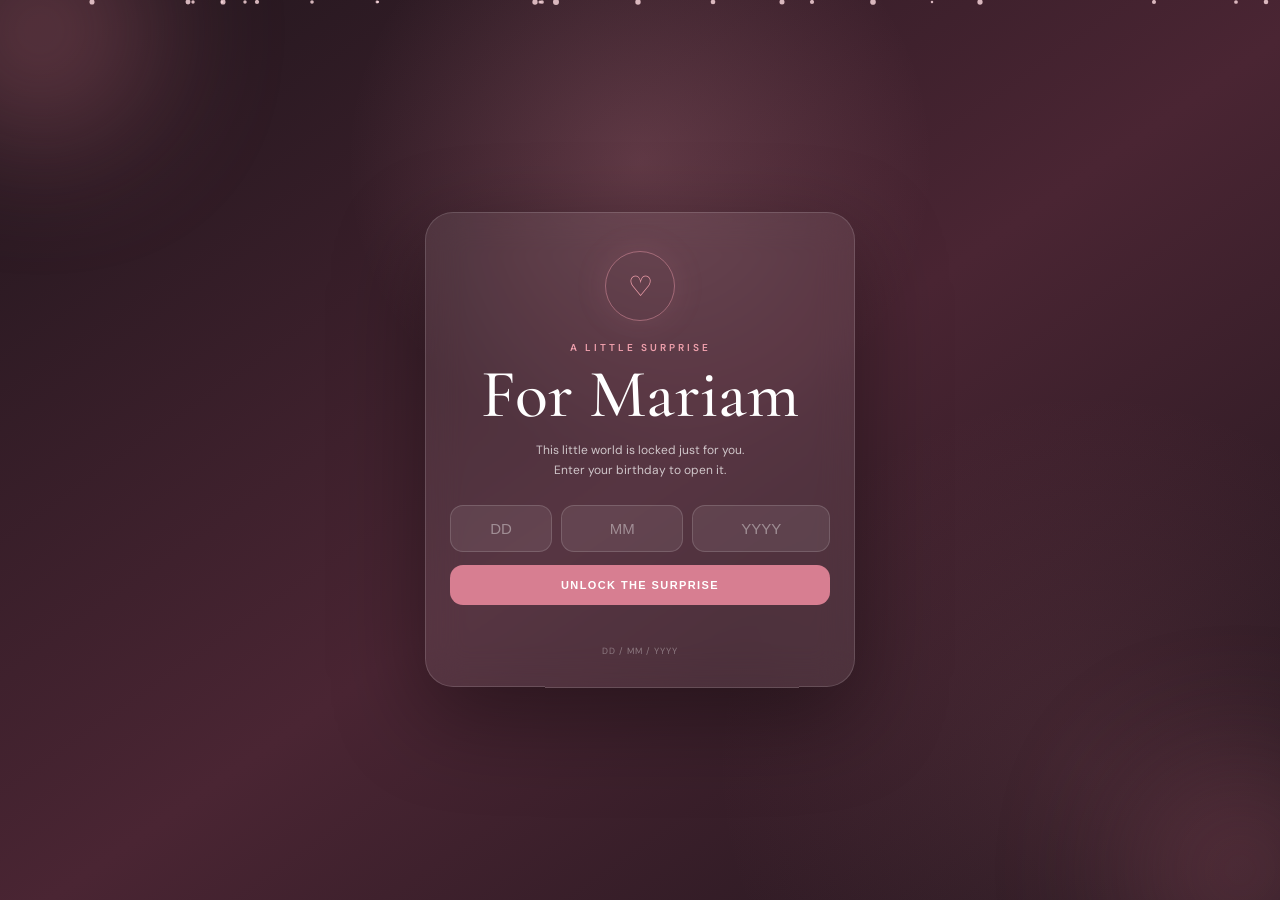
<file: index.html>
<!DOCTYPE html>
<html lang="en">
<head>
  <meta charset="UTF-8">
  <meta name="viewport" content="width=device-width, initial-scale=1.0, viewport-fit=cover">
  <meta name="theme-color" content="#241820">
  <title>A Little Surprise for Mariam</title>

  <link rel="preconnect" href="https://fonts.googleapis.com">
  <link rel="preconnect" href="https://fonts.gstatic.com" crossorigin>
  <link href="https://fonts.googleapis.com/css2?family=Cormorant+Garamond:wght@400;500;600;700&family=DM+Sans:wght@400;500;600&family=Great+Vibes&display=swap" rel="stylesheet">

  <style>
    * {
      box-sizing: border-box;
      margin: 0;
      padding: 0;
    }

    html, body {
      width: 100%;
      min-height: 100%;
    }

    body {
      min-height: 100svh;
      overflow: hidden;
      display: grid;
      place-items: center;
      padding: 22px;
      color: #fff;
      font-family: "DM Sans", sans-serif;
      background:
        radial-gradient(circle at 50% 18%, rgba(244, 160, 175, .20), transparent 30%),
        radial-gradient(circle at 85% 85%, rgba(205, 117, 135, .12), transparent 28%),
        linear-gradient(145deg, #21161d 0%, #4a2533 52%, #21161d 100%);
    }

    body::before,
    body::after {
      content: "";
      position: fixed;
      width: 220px;
      height: 220px;
      border-radius: 50%;
      filter: blur(70px);
      pointer-events: none;
      opacity: .35;
    }

    body::before {
      top: -80px;
      left: -70px;
      background: #d8788b;
    }

    body::after {
      right: -70px;
      bottom: -80px;
      background: #9e5265;
    }

    .sparkles {
      position: fixed;
      inset: 0;
      pointer-events: none;
      overflow: hidden;
    }

    .sparkle {
      position: absolute;
      width: 4px;
      height: 4px;
      border-radius: 50%;
      background: rgba(255, 220, 225, .8);
      animation: float 7s linear infinite;
    }

    @keyframes float {
      from {
        transform: translateY(105vh) scale(.5);
        opacity: 0;
      }
      15% { opacity: .8; }
      85% { opacity: .8; }
      to {
        transform: translateY(-10vh) scale(1.15);
        opacity: 0;
      }
    }

    .lock-card {
      position: relative;
      z-index: 2;
      width: min(100%, 430px);
      padding: 38px 24px 30px;
      text-align: center;
      border: 1px solid rgba(255,255,255,.14);
      border-radius: 28px;
      background: rgba(255,255,255,.075);
      box-shadow: 0 30px 90px rgba(0,0,0,.38);
      backdrop-filter: blur(18px);
      -webkit-backdrop-filter: blur(18px);
      animation: cardIn .8s ease both;
    }

    @keyframes cardIn {
      from {
        opacity: 0;
        transform: translateY(20px) scale(.98);
      }
      to {
        opacity: 1;
        transform: none;
      }
    }

    .symbol {
      width: 70px;
      height: 70px;
      margin: 0 auto 20px;
      display: grid;
      place-items: center;
      border-radius: 50%;
      border: 1px solid rgba(244, 160, 175, .45);
      color: #f3a1ad;
      font-size: 28px;
      box-shadow: 0 0 35px rgba(243, 161, 173, .10);
    }

    .mini {
      color: #f0a0ad;
      font-size: 10px;
      font-weight: 600;
      letter-spacing: 3px;
      text-transform: uppercase;
      margin-bottom: 9px;
    }

    h1 {
      font-family: "Cormorant Garamond", serif;
      font-size: clamp(48px, 14vw, 68px);
      line-height: .95;
      font-weight: 500;
      margin-bottom: 12px;
    }

    .subtitle {
      max-width: 320px;
      margin: 0 auto 24px;
      color: rgba(255,255,255,.72);
      font-size: 12px;
      line-height: 1.7;
    }

    .date-inputs {
      display: grid;
      grid-template-columns: 1fr 1.2fr 1.35fr;
      gap: 9px;
      margin-bottom: 13px;
    }

    .date-inputs input {
      width: 100%;
      min-width: 0;
      border: 1px solid rgba(255,255,255,.15);
      outline: none;
      border-radius: 13px;
      padding: 14px 7px;
      text-align: center;
      color: #fff;
      background: rgba(255,255,255,.08);
      font-size: 15px;
      transition: .2s ease;
    }

    .date-inputs input::placeholder {
      color: rgba(255,255,255,.40);
    }

    .date-inputs input:focus {
      border-color: #ed9aa8;
      box-shadow: 0 0 0 3px rgba(237,154,168,.10);
      background: rgba(255,255,255,.11);
    }

    .unlock {
      width: 100%;
      border: 0;
      border-radius: 13px;
      padding: 14px 18px;
      background: #d77e91;
      color: #fff;
      cursor: pointer;
      font-size: 11px;
      font-weight: 600;
      letter-spacing: 1.4px;
      text-transform: uppercase;
      transition: .2s ease;
    }

    .unlock:hover {
      background: #e594a4;
      transform: translateY(-1px);
    }

    .error {
      min-height: 18px;
      margin-top: 10px;
      color: #ffb3bd;
      font-size: 11px;
      opacity: 0;
      transition: .2s ease;
    }

    .error.show {
      opacity: 1;
    }

    .shake {
      animation: shake .4s ease;
    }

    @keyframes shake {
      0%, 100% { transform: translateX(0); }
      20% { transform: translateX(-7px); }
      40% { transform: translateX(7px); }
      60% { transform: translateX(-5px); }
      80% { transform: translateX(5px); }
    }

    .hint {
      margin-top: 12px;
      color: rgba(255,255,255,.35);
      font-size: 9px;
      letter-spacing: 1px;
    }

    @media (max-width: 390px) {
      .lock-card {
        padding: 32px 17px 25px;
      }

      .date-inputs {
        gap: 7px;
      }
    }
  </style>
</head>

<body>
  <div class="sparkles" aria-hidden="true"></div>

  <main class="lock-card" id="lockCard">
    <div class="symbol">♡</div>

    <p class="mini">A little surprise</p>
    <h1>For Mariam</h1>

    <p class="subtitle">
      This little world is locked just for you.<br>
      Enter your birthday to open it.
    </p>

    <div class="date-inputs">
      <input id="day" type="tel" inputmode="numeric" maxlength="2" placeholder="DD" aria-label="Day">
      <input id="month" type="tel" inputmode="numeric" maxlength="2" placeholder="MM" aria-label="Month">
      <input id="year" type="tel" inputmode="numeric" maxlength="4" placeholder="YYYY" aria-label="Year">
    </div>

    <button class="unlock" id="unlockBtn" type="button">
      Unlock the surprise
    </button>

    <p class="error" id="error">Not quite... try again ♡</p>
    <p class="hint">DD / MM / YYYY</p>
  </main>

  <script>
    const correct = {
      day: "03",
      month: "11",
      year: "2010"
    };

    const lockCard = document.getElementById("lockCard");
    const day = document.getElementById("day");
    const month = document.getElementById("month");
    const year = document.getElementById("year");
    const unlockBtn = document.getElementById("unlockBtn");
    const error = document.getElementById("error");

    function unlock() {
      const enteredDay = day.value.padStart(2, "0");
      const enteredMonth = month.value.padStart(2, "0");
      const enteredYear = year.value;

      if (
        enteredDay === correct.day &&
        enteredMonth === correct.month &&
        enteredYear === correct.year
      ) {
        // The main site must be named home.html.
        window.location.href = "home.html";
        return;
      }

      error.classList.add("show");
      lockCard.classList.remove("shake");
      void lockCard.offsetWidth;
      lockCard.classList.add("shake");
    }

    unlockBtn.addEventListener("click", unlock);

    [day, month, year].forEach((input, index, all) => {
      input.addEventListener("input", () => {
        input.value = input.value.replace(/\D/g, "");
        error.classList.remove("show");

        if (input.value.length >= input.maxLength && all[index + 1]) {
          all[index + 1].focus();
        }
      });

      input.addEventListener("keydown", event => {
        if (event.key === "Enter") {
          unlock();
        }
      });
    });

    const sparkles = document.querySelector(".sparkles");

    for (let i = 0; i < 24; i++) {
      const sparkle = document.createElement("span");
      sparkle.className = "sparkle";
      sparkle.style.left = Math.random() * 100 + "%";
      sparkle.style.animationDelay = Math.random() * 7 + "s";
      sparkle.style.animationDuration = 5 + Math.random() * 5 + "s";
      sparkle.style.transform = "scale(" + (.5 + Math.random()) + ")";
      sparkles.appendChild(sparkle);
    }
  </script>
</body>
</html>
</file>
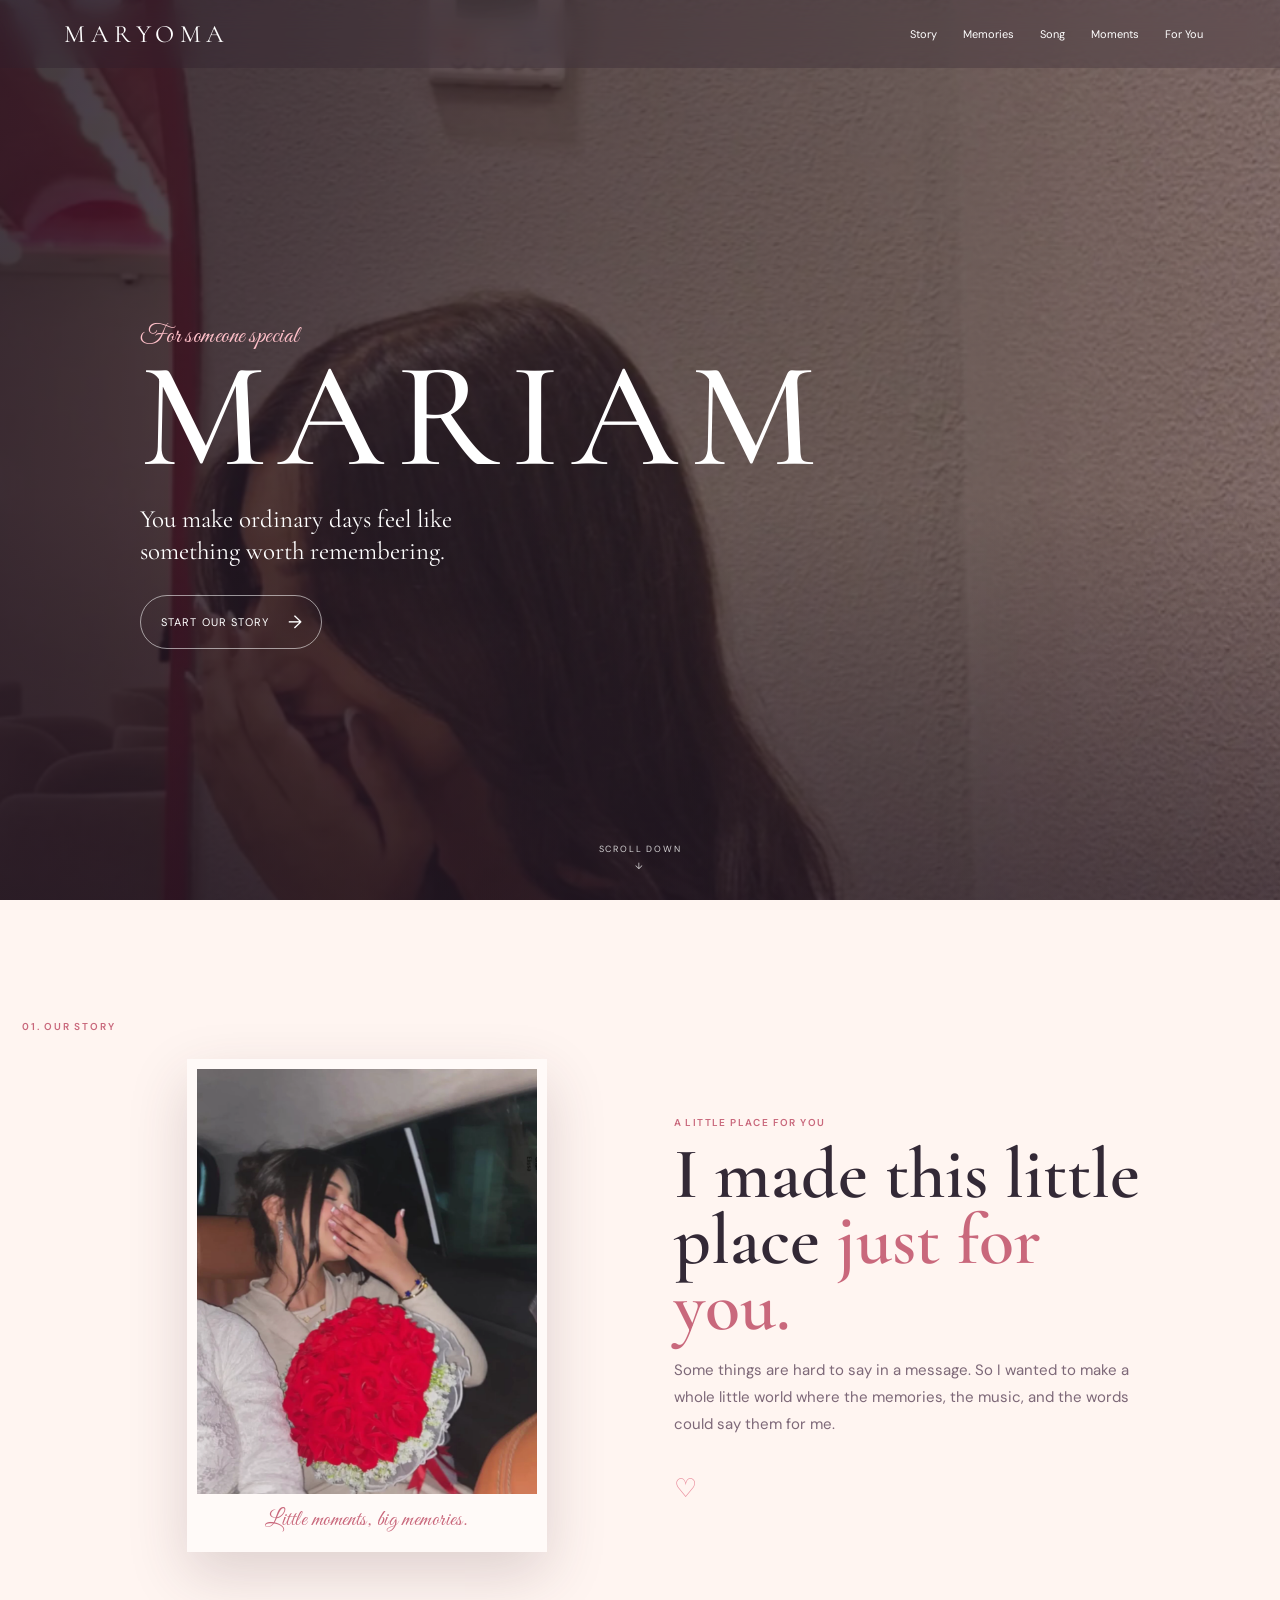
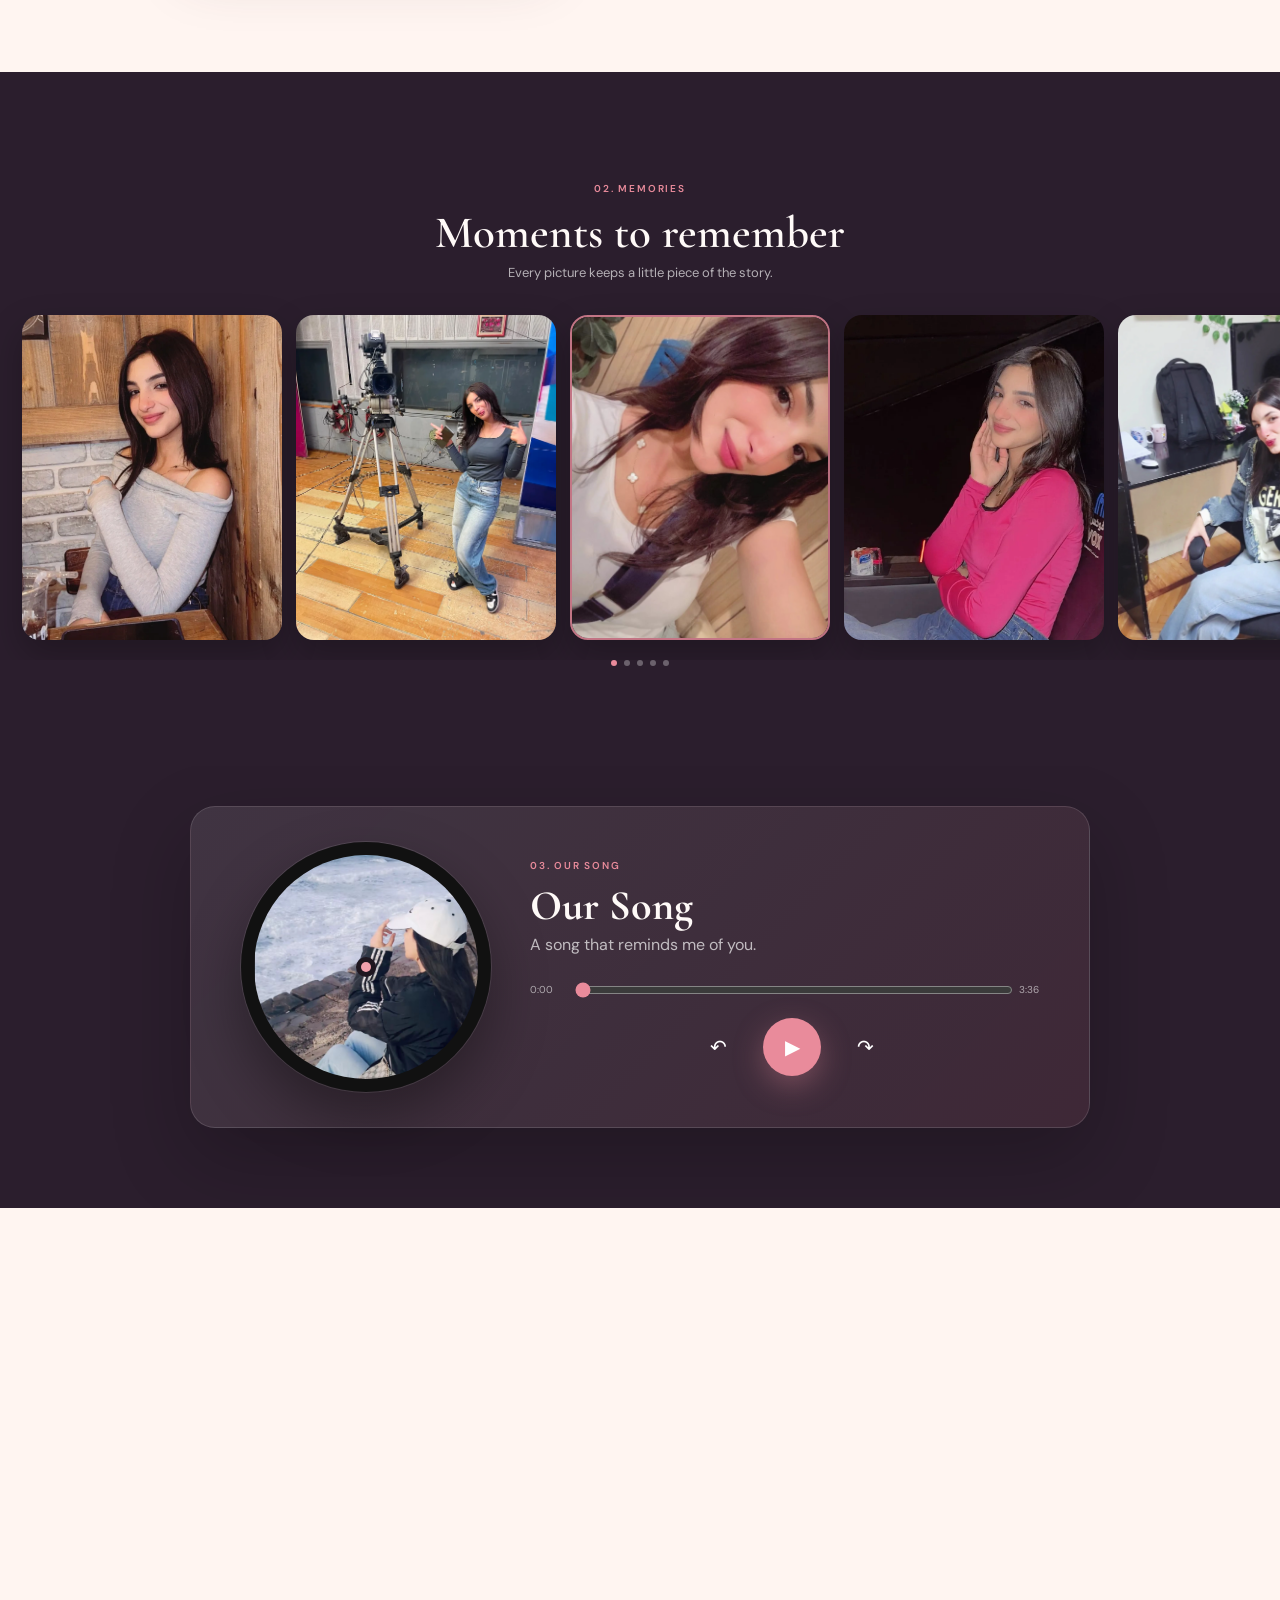
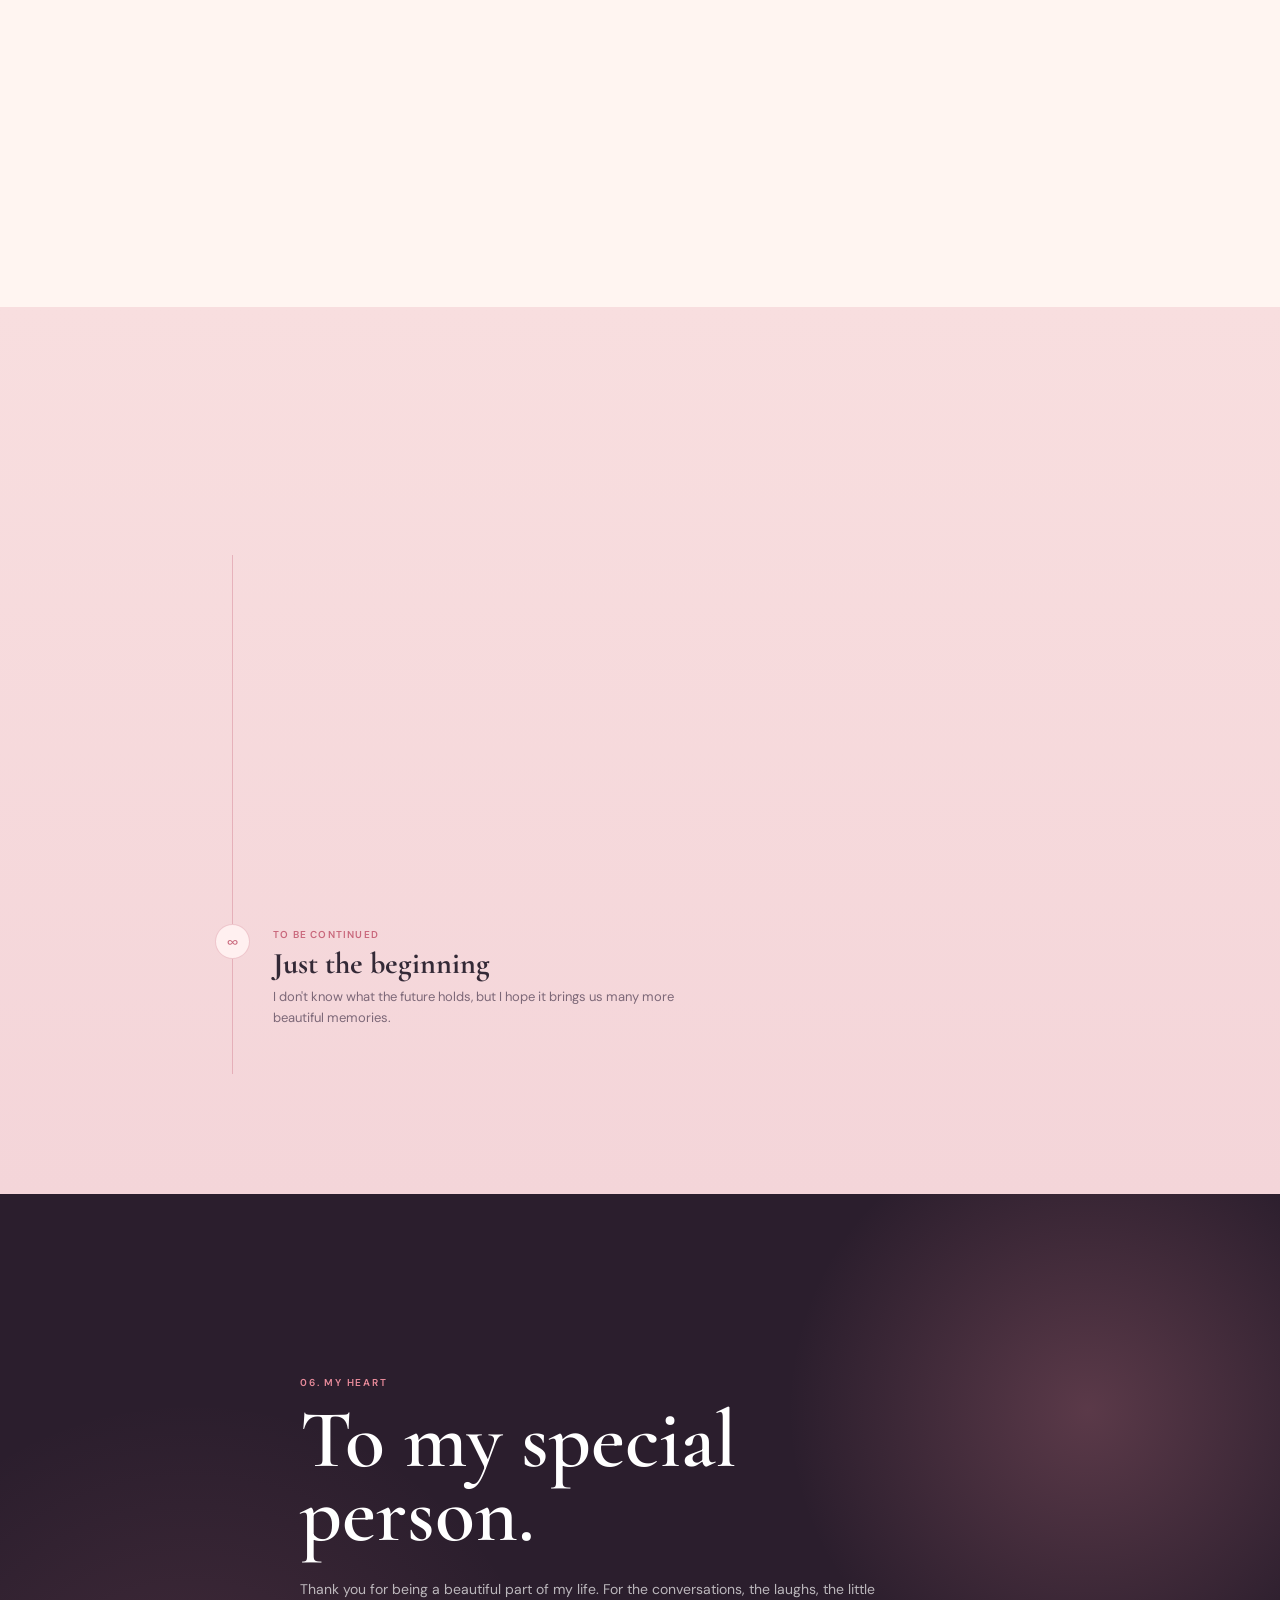
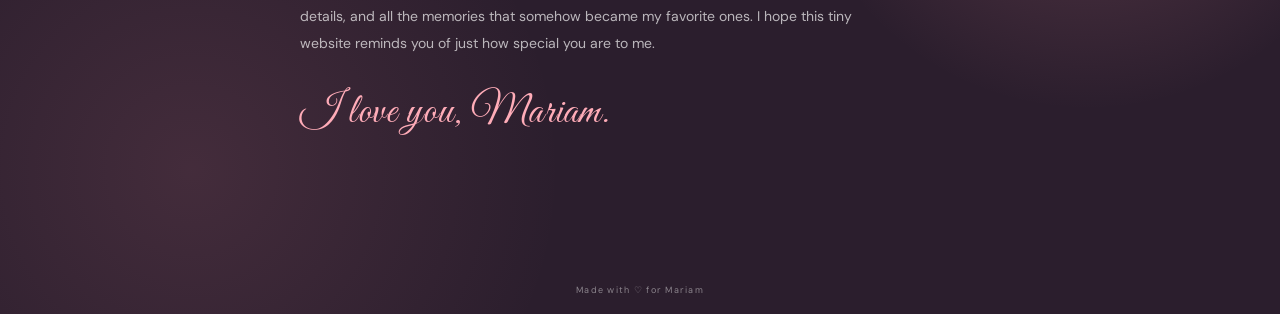
<file: home.html>
<!DOCTYPE html>
<html lang="en">
<head>
  <meta charset="UTF-8" />
  <meta name="viewport" content="width=device-width, initial-scale=1.0" />
  <meta name="theme-color" content="#2a1d2b" />
  <title>For Mariam ♡</title>
  <link rel="preconnect" href="https://fonts.googleapis.com">
  <link rel="preconnect" href="https://fonts.gstatic.com" crossorigin>
  <link href="https://fonts.googleapis.com/css2?family=Cormorant+Garamond:wght@400;500;600;700&family=DM+Sans:wght@400;500;600&family=Great+Vibes&display=swap" rel="stylesheet">
  <link rel="stylesheet" href="style.css" />
</head>
<body>

  
  <div class="ambient ambient-one"></div>
  <div class="ambient ambient-two"></div>

  <header class="topbar">
    <a class="brand" href="#home">MARYOMA</a>
    <button class="menu-btn" aria-label="Open menu" aria-expanded="false">
      <span></span><span></span><span></span>
    </button>
    <nav class="nav">
      <a href="#story">Story</a>
      <a href="#memories">Memories</a>
      <a href="#song">Song</a>
      <a href="#moments">Moments</a>
      <a href="#final">For You</a>
    </nav>
  </header>

  <main id="home">

    <!-- 01 HERO -->
    <section class="hero section">
      <div class="hero-image">
        <!-- Replace images/aseel-main.jpg with Aseel's photo -->
        <img src="Mariam-main.jpg" alt="Aseel">
      </div>
      <div class="hero-overlay"></div>

      <div class="hero-content reveal">
        <p class="eyebrow script">For someone special</p>
        <h1>MARIAM</h1>
        <p class="hero-subtitle">You make ordinary days feel like something worth remembering.</p>
        <a class="primary-btn" href="#story">START OUR STORY <span>→</span></a>
      </div>

      <div class="scroll-hint">SCROLL DOWN <span>↓</span></div>
    </section>

    <!-- 02 STORY -->
    <section class="story section light" id="story">
      <div class="section-number reveal">01. OUR STORY</div>

      <div class="story-grid">
        <div class="polaroid reveal">
          <!-- Replace images/story.jpg with your photo -->
          <img src="story.png" alt="A special memory">
          <p class="script">Little moments, big memories.</p>
        </div>

        <div class="story-copy reveal">
          <p class="small-label">A LITTLE PLACE FOR YOU</p>
          <h2>I made this little place <em>just for you.</em></h2>
          <p>
            Some things are hard to say in a message.
            So I wanted to make a whole little world where the memories,
            the music, and the words could say them for me.
          </p>
          <span class="tiny-mark">♡</span>
        </div>
      </div>
    </section>

    <!-- 03 MEMORIES -->
    <section class="memories section dark" id="memories">
      <div class="section-heading reveal">
        <div class="section-number">02. MEMORIES</div>
        <h2>Moments to remember</h2>
        <p>Every picture keeps a little piece of the story.</p>
      </div>

      <div class="memory-track">
        <!-- Replace these files with your own photos -->
        <figure class="memory-card reveal"><img src="memory-1.jpg" alt="Memory 1"></figure>
        <figure class="memory-card reveal"><img src="memory-2.jpg" alt="Memory 2"></figure>
        <figure class="memory-card featured reveal"><img src="memory-3.jpg" alt="Memory 3"></figure>
        <figure class="memory-card reveal"><img src="memory-4.jpg" alt="Memory 4"></figure>
        <figure class="memory-card reveal"><img src="memory-5.jpg" alt="Memory 5"></figure>
      </div>
      <div class="dots"><span class="active"></span><span></span><span></span><span></span><span></span></div>
    </section>

    <!-- 04 SONG -->
    <section class="song section dark" id="song">
      <div class="song-card reveal">
        <div class="album">
          <!-- Replace images/song-cover.jpg with album artwork -->
          <img src="song-cover.jpg" alt="Song cover">
          <div class="vinyl-ring"></div>
        </div>

        <div class="song-info">
          <div class="section-number">03. OUR SONG</div>
          <h2 id="songTitle">Our Song</h2>
          <p id="artistName">A song that reminds me of you.</p>

          <div class="progress-area">
            <span id="currentTime">0:00</span>
            <input id="progress" type="range" min="0" max="100" value="0" aria-label="Song progress">
            <span id="duration">0:00</span>
          </div>

          <div class="player-controls">
            <button id="backBtn" aria-label="Back 10 seconds">↶</button>
            <button id="playBtn" class="play-btn" aria-label="Play song">▶</button>
            <button id="forwardBtn" aria-label="Forward 10 seconds">↷</button>
          </div>
        </div>
      </div>

      <!-- Put your MP3 at music/our-song.mp3 -->
     <audio
    id="audio"
    src="our-song.mp3"
    autoplay
    loop
    playsinline>
</audio>
    </section>

    <!-- 05 FOR YOU -->
    <section class="for-you section light" id="for-you">
      <div class="section-number reveal">04. FOR YOU</div>
      <div class="quote-card reveal">
        <span class="quote-mark">“</span>
        <h2>No matter where life takes us,<br>you will always be one of my favorite parts.</h2>
        <p class="script">Always, in every little way.</p>
      </div>
    </section>

    <!-- 06 MOMENTS -->
    <section class="timeline section blush" id="moments">
      <div class="section-heading reveal">
        <div class="section-number">05. OUR MOMENTS</div>
        <h2>Our story so far</h2>
      </div>

      <div class="timeline-list">
        <article class="timeline-item reveal">
          <span class="timeline-dot">♡</span>
          
          <h3>The day we met</h3>
          <p>A simple beginning that turned into a beautiful little story.</p>
        </article>

        <article class="timeline-item reveal">
          <span class="timeline-dot">✦</span>
          <p class="date"></p>
          <h3>Getting to know you</h3>
          <p>Every conversation made me discover something new and lovely about you.</p>
        </article>

        <article class="timeline-item reveal">
          <span class="timeline-dot">☆</span>
          <p class="date"></p>
          <h3>A beautiful surprise</h3>
          <p>You're honestly the most beautiful girl I've ever met, and I'm glad our paths crossed.</p>
        </article>

        <article class="timeline-item reveal">
          <span class="timeline-dot">∞</span>
          <p class="date">TO BE CONTINUED</p>
          <h3>Just the beginning</h3>
          <p>I don't know what the future holds, but I hope it brings us many more beautiful memories.</p>
        </article>
      </div>
    </section>

    <!-- 07 FINAL -->
    <section class="final section" id="final">
      <div class="final-bg"></div>
      <div class="final-content reveal">
        <div class="section-number">06. MY HEART</div>
        <h2>To my special person.</h2>
        <p>
          Thank you for being a beautiful part of my life.
          For the conversations, the laughs, the little details,
          and all the memories that somehow became my favorite ones.
          I hope this tiny website reminds you of just how special you are to me.
        </p>
        <p class="script ending">I love you, Mariam.</p>
      </div>
      <footer>Made with ♡ for Mariam</footer>
    </section>

  </main>

  <button class="top-btn" id="topBtn" aria-label="Back to top">↑</button>

  <script src="script.js"></script>
</body>
</html>
</file>
<file: style.css>
/* =========================
   ASEEL — Mobile First
   ========================= */

:root {
  --cream: #fff5f1;
  --cream-2: #f8e6e2;
  --pink: #e98b9b;
  --rose: #c9687c;
  --plum: #2b1e2d;
  --plum-2: #3a2839;
  --text: #332936;
  --muted: #7d6878;
  --white: #fffaf8;
  --line: rgba(255,255,255,.16);
  --shadow: 0 25px 70px rgba(50, 25, 45, .18);
}

* { box-sizing: border-box; }

html {
  scroll-behavior: smooth;
  scroll-padding-top: 70px;
}

body {
  margin: 0;
  background: var(--cream);
  color: var(--text);
  font-family: "DM Sans", sans-serif;
  overflow-x: hidden;
}

body::selection {
  background: var(--pink);
  color: white;
}

img {
  display: block;
  width: 100%;
  height: 100%;
  object-fit: cover;
}

a { color: inherit; text-decoration: none; }

button, input { font: inherit; }

.script {
  font-family: "Great Vibes", cursive;
  letter-spacing: .02em;
}

.section {
  position: relative;
  overflow: hidden;
}

.light { background: var(--cream); }
.blush { background: linear-gradient(180deg, #f8dedf, #f4d5d9); }
.dark { background: var(--plum); color: var(--white); }

/* TOP BAR */
.topbar {
  position: fixed;
  inset: 0 0 auto;
  z-index: 100;
  height: 68px;
  display: flex;
  align-items: center;
  justify-content: space-between;
  padding: 0 22px;
  background: rgba(43, 30, 45, .28);
  backdrop-filter: blur(14px);
  transition: background .3s ease;
}

.topbar.scrolled {
  background: rgba(43, 30, 45, .88);
}

.brand {
  color: white;
  font-family: "Cormorant Garamond", serif;
  font-size: 25px;
  letter-spacing: .22em;
}

.menu-btn {
  width: 42px;
  height: 42px;
  border: 0;
  border-radius: 50%;
  background: rgba(255,255,255,.12);
  display: grid;
  place-content: center;
  gap: 4px;
  cursor: pointer;
}

.menu-btn span {
  display: block;
  width: 19px;
  height: 1.5px;
  background: white;
}

.nav {
  position: absolute;
  top: 68px;
  right: 16px;
  width: 190px;
  padding: 10px;
  display: none;
  flex-direction: column;
  background: rgba(43, 30, 45, .96);
  border: 1px solid rgba(255,255,255,.1);
  border-radius: 18px;
  box-shadow: var(--shadow);
}

.nav.open { display: flex; }

.nav a {
  color: white;
  padding: 12px;
  border-radius: 10px;
  font-size: 13px;
}

.nav a:hover { background: rgba(255,255,255,.08); }

/* HERO */
.hero {
  min-height: 100svh;
  display: flex;
  align-items: center;
  color: white;
  background: var(--plum);
}

.hero-image,
.hero-overlay {
  position: absolute;
  inset: 0;
}

.hero-image {
  opacity: .78;
}

.hero-image img {
  filter: saturate(.9);
}

.hero-overlay {
  background:
    linear-gradient(90deg, rgba(32,20,32,.78), rgba(32,20,32,.18)),
    linear-gradient(0deg, rgba(32,20,32,.5), transparent 45%);
}

.hero-content {
  position: relative;
  z-index: 2;
  width: min(100% - 44px, 650px);
  margin: 0 auto;
  padding-top: 70px;
}

.eyebrow {
  color: #ffc0c9;
  font-size: 25px;
  margin: 0 0 4px;
}

.hero h1 {
  margin: 0;
  font-family: "Cormorant Garamond", serif;
  font-weight: 500;
  font-size: clamp(72px, 21vw, 150px);
  line-height: .8;
  letter-spacing: .08em;
}

.hero-subtitle {
  max-width: 320px;
  margin: 28px 0;
  font-family: "Cormorant Garamond", serif;
  font-size: 22px;
  line-height: 1.25;
}

.primary-btn {
  display: inline-flex;
  align-items: center;
  gap: 18px;
  padding: 14px 18px 14px 20px;
  border: 1px solid rgba(255,255,255,.55);
  border-radius: 999px;
  font-size: 11px;
  letter-spacing: .1em;
  transition: transform .25s ease, background .25s ease;
}

.primary-btn span { font-size: 18px; }
.primary-btn:hover { transform: translateY(-3px); background: rgba(255,255,255,.12); }

.scroll-hint {
  position: absolute;
  z-index: 2;
  bottom: 28px;
  left: 50%;
  transform: translateX(-50%);
  display: flex;
  flex-direction: column;
  align-items: center;
  gap: 5px;
  font-size: 9px;
  letter-spacing: .2em;
  opacity: .8;
}

/* SHARED */
.section-number {
  color: var(--pink);
  font-size: 10px;
  font-weight: 600;
  letter-spacing: .18em;
}

.light .section-number,
.blush .section-number { color: var(--rose); }

.story,
.for-you {
  padding: 82px 22px;
}

.story-grid {
  display: grid;
  gap: 44px;
  align-items: center;
  max-width: 1050px;
  margin: 26px auto 0;
}

.polaroid {
  width: min(100%, 360px);
  margin: 0 auto;
  padding: 10px 10px 18px;
  background: #fffaf8;
  box-shadow: 0 22px 55px rgba(71, 43, 53, .18);
  transform: rotate(-2deg);
}

.polaroid img {
  aspect-ratio: 4 / 5;
}

.polaroid p {
  color: var(--rose);
  text-align: center;
  font-size: 22px;
  margin: 12px 0 0;
}

.story-copy {
  max-width: 480px;
  margin: auto;
}

.small-label {
  color: var(--rose);
  font-size: 10px;
  letter-spacing: .14em;
  font-weight: 600;
}

.story h2,
.quote-card h2,
.section-heading h2,
.final h2 {
  font-family: "Cormorant Garamond", serif;
  font-weight: 600;
}

.story h2 {
  margin: 12px 0 18px;
  font-size: clamp(42px, 11vw, 72px);
  line-height: .92;
}

.story h2 em {
  color: var(--rose);
  font-style: normal;
}

.story-copy > p:not(.small-label) {
  color: var(--muted);
  line-height: 1.8;
  font-size: 15px;
}

.tiny-mark {
  display: inline-block;
  margin-top: 18px;
  color: var(--pink);
  font-size: 26px;
}

/* MEMORIES */
.memories {
  padding: 80px 0 70px;
}

.section-heading {
  text-align: center;
  padding: 0 22px;
}

.section-heading h2 {
  margin: 10px 0 4px;
  font-size: 45px;
}

.section-heading p {
  margin: 0 auto;
  color: rgba(255,255,255,.65);
  font-size: 13px;
}

.memory-track {
  display: flex;
  gap: 14px;
  overflow-x: auto;
  padding: 34px 22px 20px;
  scroll-snap-type: x mandatory;
  scrollbar-width: none;
}

.memory-track::-webkit-scrollbar { display: none; }

.memory-card {
  flex: 0 0 72vw;
  max-width: 300px;
  aspect-ratio: 4 / 5;
  margin: 0;
  border-radius: 18px;
  overflow: hidden;
  scroll-snap-align: center;
  box-shadow: 0 15px 35px rgba(0,0,0,.25);
}

.memory-card img {
  transition: transform .7s ease;
}

.memory-card:hover img { transform: scale(1.05); }

.memory-card.featured {
  transform: translateY(-10px);
  border: 2px solid rgba(233,139,155,.8);
}

.dots {
  display: flex;
  justify-content: center;
  gap: 7px;
}

.dots span {
  width: 6px;
  height: 6px;
  border-radius: 50%;
  background: rgba(255,255,255,.3);
}

.dots .active { background: var(--pink); }

/* SONG */
.song {
  padding: 40px 22px 80px;
}

.song-card {
  max-width: 900px;
  margin: 0 auto;
  padding: 22px;
  display: grid;
  gap: 24px;
  align-items: center;
  background: linear-gradient(135deg, rgba(255,255,255,.1), rgba(255,140,160,.09));
  border: 1px solid rgba(255,255,255,.13);
  border-radius: 25px;
  box-shadow: 0 30px 80px rgba(0,0,0,.22);
}

.album {
  width: min(100%, 250px);
  aspect-ratio: 1;
  margin: auto;
  border-radius: 50%;
  position: relative;
  padding: 13px;
  background: radial-gradient(circle, #111 0 45%, #292129 46% 55%, #111 56% 100%);
  box-shadow: 0 0 0 1px rgba(255,255,255,.1), 0 25px 55px rgba(0,0,0,.35);
}

.album img {
  border-radius: 50%;
}

.vinyl-ring {
  position: absolute;
  inset: 48%;
  border-radius: 50%;
  background: #f1a0ac;
  box-shadow: 0 0 0 5px #1f1720;
}

.song-info h2 {
  font-family: "Cormorant Garamond", serif;
  font-size: 42px;
  margin: 8px 0 0;
}

.song-info > p {
  color: rgba(255,255,255,.68);
  margin-top: 3px;
}

.progress-area {
  display: grid;
  grid-template-columns: 35px 1fr 35px;
  align-items: center;
  gap: 8px;
  margin-top: 25px;
  font-size: 10px;
  color: rgba(255,255,255,.6);
}

#progress {
  width: 100%;
  accent-color: var(--pink);
  cursor: pointer;
}

.player-controls {
  display: flex;
  justify-content: center;
  align-items: center;
  gap: 30px;
  margin-top: 18px;
}

.player-controls button {
  border: 0;
  color: white;
  background: transparent;
  cursor: pointer;
  font-size: 20px;
}

.play-btn {
  width: 58px;
  height: 58px;
  border-radius: 50% !important;
  background: var(--pink) !important;
  box-shadow: 0 10px 30px rgba(233,139,155,.35);
}

/* FOR YOU */
.quote-card {
  max-width: 850px;
  margin: 25px auto 0;
  padding: 48px 24px;
  text-align: center;
  background: linear-gradient(135deg, #fffafa, #f8e0e2);
  border: 1px solid rgba(201,104,124,.14);
  border-radius: 28px;
  box-shadow: var(--shadow);
}

.quote-mark {
  display: block;
  color: var(--pink);
  font-family: Georgia, serif;
  font-size: 70px;
  line-height: .5;
}

.quote-card h2 {
  font-size: clamp(32px, 8vw, 56px);
  line-height: 1;
  margin: 22px 0 18px;
}

.quote-card .script {
  color: var(--rose);
  font-size: 30px;
}

/* TIMELINE */
.timeline {
  padding: 82px 22px;
}

.timeline .section-heading h2 {
  color: var(--text);
}

.timeline-list {
  max-width: 850px;
  margin: 50px auto 0;
  position: relative;
}

.timeline-list::before {
  content: "";
  position: absolute;
  left: 17px;
  top: 0;
  bottom: 0;
  width: 1px;
  background: rgba(201,104,124,.35);
}

.timeline-item {
  position: relative;
  padding: 0 0 45px 58px;
}

.timeline-dot {
  position: absolute;
  left: 0;
  top: -4px;
  width: 35px;
  height: 35px;
  display: grid;
  place-items: center;
  border-radius: 50%;
  color: var(--rose);
  background: #fff0f0;
  border: 1px solid rgba(201,104,124,.3);
  z-index: 2;
}

.timeline-item .date {
  margin: 0 0 4px;
  color: var(--rose);
  font-size: 10px;
  letter-spacing: .12em;
  font-weight: 600;
}

.timeline-item h3 {
  margin: 0 0 5px;
  font-family: "Cormorant Garamond", serif;
  font-size: 30px;
}

.timeline-item > p:last-child {
  max-width: 430px;
  margin: 0;
  color: var(--muted);
  font-size: 13px;
  line-height: 1.6;
}

/* FINAL */
.final {
  min-height: 80svh;
  display: flex;
  align-items: center;
  background: var(--plum);
  color: white;
  padding: 85px 22px 35px;
}

.final-bg {
  position: absolute;
  inset: 0;
  background:
    radial-gradient(circle at 85% 30%, rgba(233,139,155,.25), transparent 25%),
    radial-gradient(circle at 15% 80%, rgba(233,139,155,.13), transparent 30%);
}

.final-content {
  position: relative;
  max-width: 680px;
  margin: auto;
}

.final h2 {
  font-size: clamp(48px, 13vw, 82px);
  line-height: .9;
  margin: 15px 0 25px;
}

.final-content > p:not(.script) {
  max-width: 580px;
  color: rgba(255,255,255,.68);
  line-height: 1.9;
  font-size: 14px;
}

.final .ending {
  color: #ffacb8;
  font-size: 42px;
  margin-top: 30px;
}

footer {
  position: absolute;
  bottom: 18px;
  left: 0;
  right: 0;
  text-align: center;
  color: rgba(255,255,255,.45);
  font-size: 9px;
  letter-spacing: .14em;
}

.top-btn {
  position: fixed;
  right: 18px;
  bottom: 18px;
  z-index: 50;
  width: 42px;
  height: 42px;
  border: 0;
  border-radius: 50%;
  color: white;
  background: var(--rose);
  box-shadow: 0 12px 30px rgba(100,40,60,.25);
  cursor: pointer;
  opacity: 0;
  pointer-events: none;
  transform: translateY(10px);
  transition: .3s ease;
}

.top-btn.show {
  opacity: 1;
  pointer-events: auto;
  transform: translateY(0);
}

/* AMBIENT */
.ambient {
  position: fixed;
  width: 180px;
  height: 180px;
  border-radius: 50%;
  filter: blur(60px);
  opacity: .12;
  pointer-events: none;
  z-index: 0;
}

/* REVEAL */
.reveal {
  opacity: 0;
  transform: translateY(28px);
  transition: opacity .8s ease, transform .8s ease;
}

.reveal.visible {
  opacity: 1;
  transform: translateY(0);
}

/* DESKTOP */
@media (min-width: 760px) {
  .menu-btn { display: none; }

  .topbar {
    padding: 0 5vw;
  }

  .nav {
    position: static;
    width: auto;
    padding: 0;
    display: flex;
    flex-direction: row;
    background: transparent;
    border: 0;
    box-shadow: none;
  }

  .nav a {
    padding: 8px 13px;
    font-size: 11px;
  }

  .hero-content {
    width: min(90% - 44px, 1000px);
  }

  .hero-subtitle {
    max-width: 400px;
    font-size: 25px;
  }

  .story-grid {
    grid-template-columns: 1fr 1fr;
  }

  .song-card {
    grid-template-columns: 280px 1fr;
    padding: 35px;
  }

  .memory-card {
    flex-basis: 260px;
  }
}

@media (min-width: 1100px) {
  .story,
  .for-you,
  .timeline {
    padding-top: 120px;
    padding-bottom: 120px;
  }

  .memories {
    padding-top: 110px;
    padding-bottom: 100px;
  }
}

/* Accessibility / performance */
@media (prefers-reduced-motion: reduce) {
  html { scroll-behavior: auto; }
  *, *::before, *::after {
    animation-duration: .01ms !important;
    animation-iteration-count: 1 !important;
    transition-duration: .01ms !important;
  }
  .reveal {
    opacity: 1;
    transform: none;
  }
}


/* =========================
   MOBILE HERO FIX
   Keeps the hero photo focused on the person and prevents the title
   from overflowing narrow screens.
   ========================= */
@media (max-width: 600px) {
  .hero {
    min-height: 100svh;
  }

  .hero-image img {
    object-position: 78% center;
  }

  .hero-content {
    width: calc(100% - 40px);
    max-width: 100%;
    padding-top: 68px;
  }

  .hero h1 {
    font-size: clamp(48px, 13vw, 72px);
    line-height: 0.9;
    letter-spacing: 0.04em;
    overflow-wrap: normal;
  }

  .eyebrow {
    font-size: clamp(21px, 6vw, 25px);
  }

  .hero-subtitle {
    max-width: 330px;
    font-size: clamp(18px, 5.2vw, 22px);
    line-height: 1.3;
    margin: 24px 0;
  }

  .primary-btn {
    max-width: 100%;
    padding: 13px 16px 13px 18px;
    gap: 12px;
    font-size: 10px;
  }
}

/* Extra-small phones */
@media (max-width: 380px) {
  .hero-image img {
    object-position: 82% center;
  }

  .hero-content {
    width: calc(100% - 32px);
  }

  .hero h1 {
    font-size: clamp(44px, 12.5vw, 58px);
    letter-spacing: 0.03em;
  }
}
</file>
